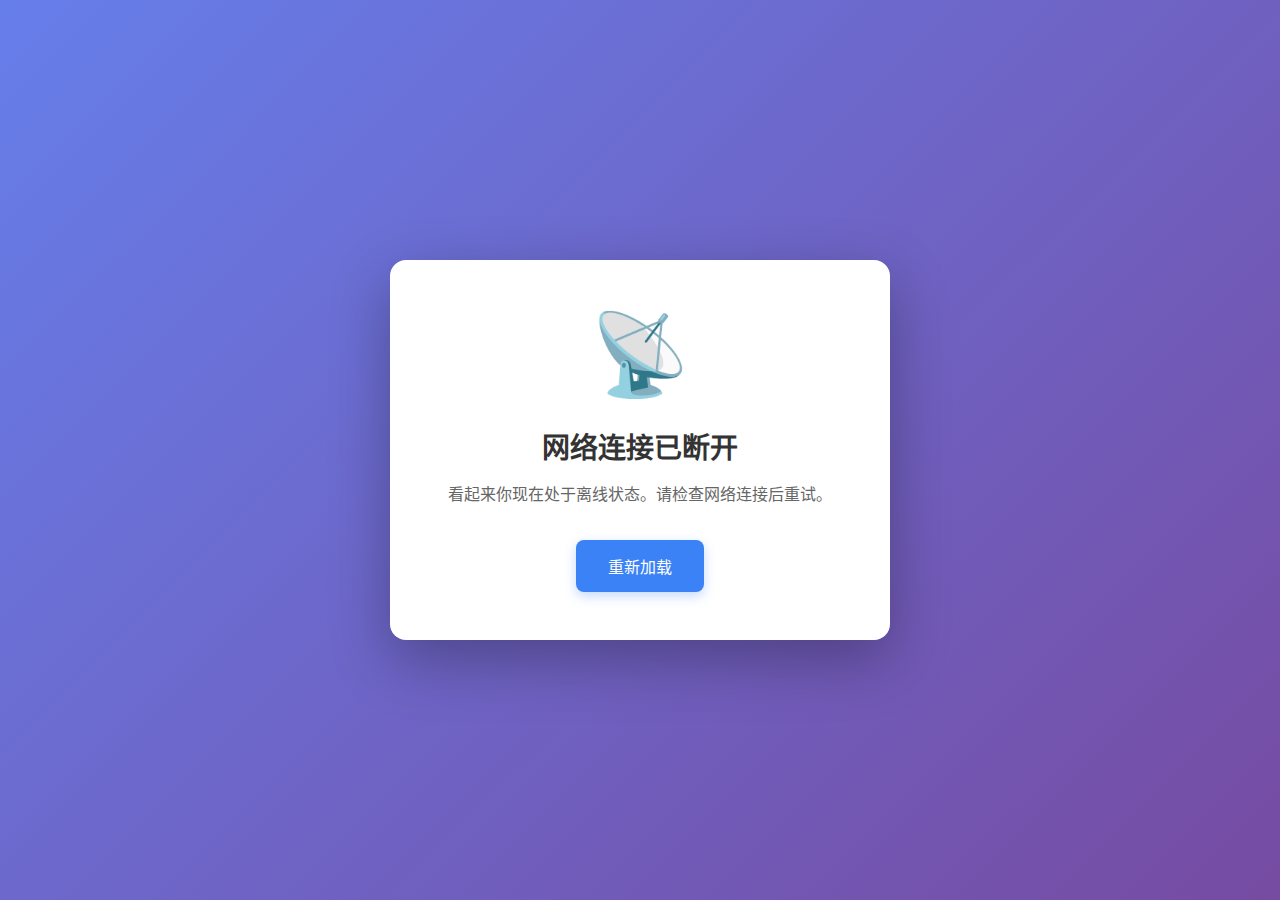
<file: NamBlog.Web/offline.html>
<!DOCTYPE html>
<html lang="zh-CN">
<head>
    <meta charset="UTF-8">
    <meta name="viewport" content="width=device-width, initial-scale=1.0">
    <title>离线模式</title>
    <style>
        * {
            margin: 0;
            padding: 0;
            box-sizing: border-box;
        }

        body {
            font-family: -apple-system, BlinkMacSystemFont, 'Segoe UI', Roboto, 'Helvetica Neue', Arial, sans-serif;
            background: linear-gradient(135deg, #667eea 0%, #764ba2 100%);
            color: #333;
            min-height: 100vh;
            display: flex;
            align-items: center;
            justify-content: center;
            padding: 20px;
        }

        .container {
            background: white;
            border-radius: 16px;
            box-shadow: 0 20px 60px rgba(0, 0, 0, 0.3);
            padding: 48px;
            max-width: 500px;
            width: 100%;
            text-align: center;
        }

        .icon {
            font-size: 80px;
            margin-bottom: 24px;
            animation: pulse 2s ease-in-out infinite;
        }

        @keyframes pulse {
            0%, 100% {
                transform: scale(1);
            }
            50% {
                transform: scale(1.1);
            }
        }

        h1 {
            font-size: 28px;
            color: #333;
            margin-bottom: 16px;
            font-weight: 600;
        }

        p {
            font-size: 16px;
            color: #666;
            line-height: 1.6;
            margin-bottom: 32px;
        }

        .button {
            display: inline-block;
            background: #3b82f6;
            color: white;
            padding: 14px 32px;
            border-radius: 8px;
            text-decoration: none;
            font-size: 16px;
            font-weight: 500;
            transition: all 0.3s ease;
            box-shadow: 0 4px 12px rgba(59, 130, 246, 0.3);
        }

        .button:hover {
            background: #2563eb;
            transform: translateY(-2px);
            box-shadow: 0 6px 16px rgba(59, 130, 246, 0.4);
        }

        .button:active {
            transform: translateY(0);
        }

        @media (max-width: 600px) {
            .container {
                padding: 32px 24px;
            }

            .icon {
                font-size: 64px;
            }

            h1 {
                font-size: 24px;
            }

            p {
                font-size: 14px;
            }
        }
    </style>
</head>
<body>
    <div class="container">
        <div class="icon">📡</div>
        <h1>网络连接已断开</h1>
        <p>看起来你现在处于离线状态。请检查网络连接后重试。</p>
        <a href="/" class="button" onclick="window.location.reload(); return false;">重新加载</a>
    </div>

    <script>
        // 自动检测网络恢复
        window.addEventListener('online', () => {
            window.location.reload();
        });
    </script>
</body>
</html>
</file>
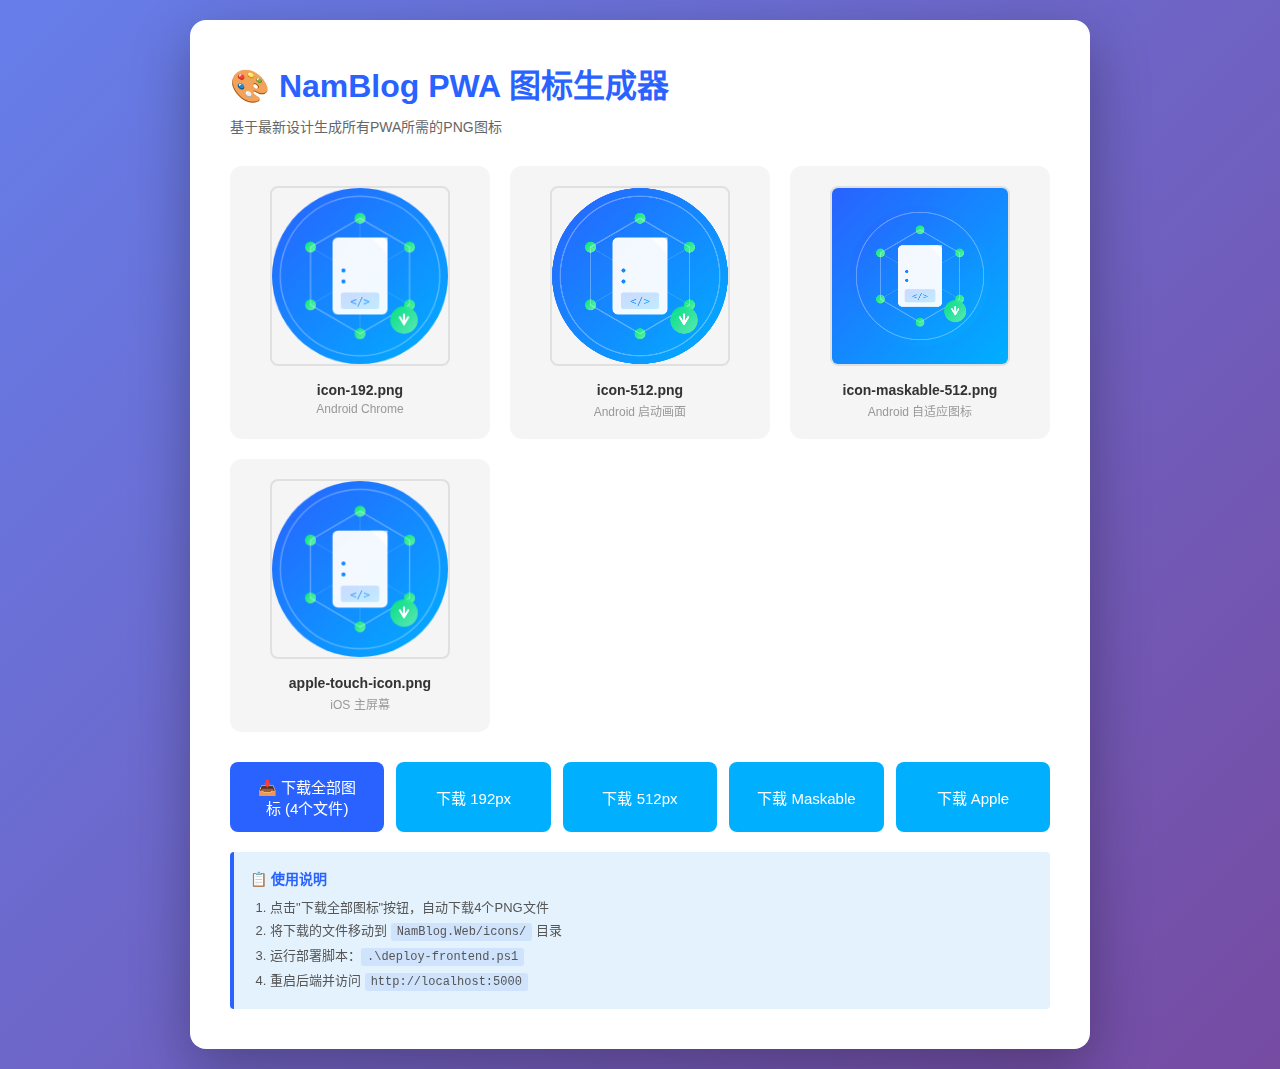
<file: Docs-Tools/自定义图标创建/generate-svg-to-png.html>
<!DOCTYPE html>
<html lang="zh-CN">
<head>
    <meta charset="UTF-8">
    <meta name="viewport" content="width=device-width, initial-scale=1.0">
    <title>NamBlog PWA 图标生成器</title>
    <style>
        * {
            margin: 0;
            padding: 0;
            box-sizing: border-box;
        }

        body {
            font-family: -apple-system, BlinkMacSystemFont, 'Segoe UI', Roboto, sans-serif;
            background: linear-gradient(135deg, #667eea 0%, #764ba2 100%);
            min-height: 100vh;
            padding: 20px;
            display: flex;
            align-items: center;
            justify-content: center;
        }

        .container {
            background: white;
            border-radius: 16px;
            box-shadow: 0 20px 60px rgba(0,0,0,0.3);
            padding: 40px;
            max-width: 900px;
            width: 100%;
        }

        h1 {
            color: #2962FF;
            margin-bottom: 10px;
            display: flex;
            align-items: center;
            gap: 10px;
        }

        .subtitle {
            color: #666;
            margin-bottom: 30px;
            font-size: 14px;
        }

        .preview-grid {
            display: grid;
            grid-template-columns: repeat(auto-fit, minmax(200px, 1fr));
            gap: 20px;
            margin: 30px 0;
        }

        .preview-item {
            text-align: center;
            background: #f5f5f5;
            padding: 20px;
            border-radius: 12px;
            transition: transform 0.2s;
        }

        .preview-item:hover {
            transform: translateY(-4px);
            box-shadow: 0 4px 12px rgba(0,0,0,0.1);
        }

        .preview-item canvas {
            border: 2px solid #e0e0e0;
            border-radius: 8px;
            width: 100%;
            max-width: 180px;
            height: auto;
        }

        .preview-item h3 {
            margin-top: 12px;
            font-size: 14px;
            color: #333;
        }

        .preview-item p {
            font-size: 12px;
            color: #999;
            margin-top: 4px;
        }

        .actions {
            display: flex;
            gap: 12px;
            flex-wrap: wrap;
            margin-top: 30px;
        }

        button {
            flex: 1;
            min-width: 150px;
            background: #2962FF;
            color: white;
            border: none;
            padding: 14px 24px;
            border-radius: 8px;
            cursor: pointer;
            font-size: 15px;
            font-weight: 500;
            transition: all 0.2s;
        }

        button:hover {
            background: #0039CB;
            transform: translateY(-2px);
            box-shadow: 0 4px 12px rgba(41, 98, 255, 0.3);
        }

        button:active {
            transform: translateY(0);
        }

        button.secondary {
            background: #00B0FF;
        }

        button.secondary:hover {
            background: #0091EA;
        }

        .success {
            background: #00E676;
            color: white;
            padding: 16px;
            border-radius: 8px;
            margin-top: 20px;
            display: none;
            animation: slideIn 0.3s ease;
        }

        @keyframes slideIn {
            from {
                opacity: 0;
                transform: translateY(-10px);
            }
            to {
                opacity: 1;
                transform: translateY(0);
            }
        }

        .instructions {
            background: #E3F2FD;
            border-left: 4px solid #2962FF;
            padding: 16px;
            border-radius: 4px;
            margin-top: 20px;
        }

        .instructions h3 {
            color: #2962FF;
            margin-bottom: 8px;
            font-size: 14px;
        }

        .instructions ol {
            margin-left: 20px;
            color: #555;
            font-size: 13px;
            line-height: 1.8;
        }

        .instructions code {
            background: rgba(41, 98, 255, 0.1);
            padding: 2px 6px;
            border-radius: 3px;
            font-family: 'Courier New', monospace;
            font-size: 12px;
        }
    </style>
</head>
<body>
    <div class="container">
        <h1>
            🎨 NamBlog PWA 图标生成器
        </h1>
        <p class="subtitle">基于最新设计生成所有PWA所需的PNG图标</p>

        <div class="preview-grid">
            <div class="preview-item">
                <canvas id="canvas192" width="192" height="192"></canvas>
                <h3>icon-192.png</h3>
                <p>Android Chrome</p>
            </div>

            <div class="preview-item">
                <canvas id="canvas512" width="512" height="512"></canvas>
                <h3>icon-512.png</h3>
                <p>Android 启动画面</p>
            </div>

            <div class="preview-item">
                <canvas id="canvasMaskable" width="512" height="512"></canvas>
                <h3>icon-maskable-512.png</h3>
                <p>Android 自适应图标</p>
            </div>

            <div class="preview-item">
                <canvas id="canvasApple" width="180" height="180"></canvas>
                <h3>apple-touch-icon.png</h3>
                <p>iOS 主屏幕</p>
            </div>
        </div>

        <div class="actions">
            <button onclick="downloadAll()">📥 下载全部图标 (4个文件)</button>
            <button class="secondary" onclick="downloadSingle('192')">下载 192px</button>
            <button class="secondary" onclick="downloadSingle('512')">下载 512px</button>
            <button class="secondary" onclick="downloadSingle('maskable')">下载 Maskable</button>
            <button class="secondary" onclick="downloadSingle('apple')">下载 Apple</button>
        </div>

        <div class="success" id="success">
            ✅ 图标已生成！请将下载的PNG文件放到：<code>NamBlog.Web/icons/</code>
        </div>

        <div class="instructions">
            <h3>📋 使用说明</h3>
            <ol>
                <li>点击"下载全部图标"按钮，自动下载4个PNG文件</li>
                <li>将下载的文件移动到 <code>NamBlog.Web/icons/</code> 目录</li>
                <li>运行部署脚本：<code>.\deploy-frontend.ps1</code></li>
                <li>重启后端并访问 <code>http://localhost:5000</code></li>
            </ol>
        </div>
    </div>

    <script>
        // SVG源代码（直接嵌入）
        const svgSource = `<svg width="128" height="128" viewBox="0 0 128 128" fill="none" xmlns="http://www.w3.org/2000/svg">
    <defs>
        <linearGradient id="primaryGrad" x1="0%" y1="0%" x2="100%" y2="100%">
            <stop offset="0%" style="stop-color:#2962FF;stop-opacity:1" />
            <stop offset="100%" style="stop-color:#00B0FF;stop-opacity:1" />
        </linearGradient>
        <linearGradient id="aiGrad" x1="0%" y1="0%" x2="100%" y2="100%">
            <stop offset="0%" style="stop-color:#00E676;stop-opacity:1" />
            <stop offset="100%" style="stop-color:#69F0AE;stop-opacity:1" />
        </linearGradient>
        <radialGradient id="glowGrad">
            <stop offset="0%" style="stop-color:#FFFFFF;stop-opacity:0.8" />
            <stop offset="100%" style="stop-color:#00B0FF;stop-opacity:0" />
        </radialGradient>
    </defs>
    <circle cx="64" cy="64" r="64" fill="url(#primaryGrad)"/>
    <g transform="translate(64, 64)">
        <rect x="-20" y="-28" width="40" height="56" rx="4" fill="white" opacity="0.95"/>
        <path d="M 20,-28 L 20,-16 L 8,-28 Z" fill="white" opacity="0.7"/>
        <line x1="-12" y1="-18" x2="-4" y2="-18" stroke="url(#primaryGrad)" stroke-width="2" stroke-linecap="round"/>
        <line x1="-14" y1="-14" x2="14" y2="-14" stroke="url(#primaryGrad)" stroke-width="1.5" stroke-linecap="round"/>
        <circle cx="-12" cy="-4" r="1.5" fill="url(#primaryGrad)"/>
        <line x1="-8" y1="-4" x2="14" y2="-4" stroke="url(#primaryGrad)" stroke-width="1.5" stroke-linecap="round"/>
        <circle cx="-12" cy="4" r="1.5" fill="url(#primaryGrad)"/>
        <line x1="-8" y1="4" x2="14" y2="4" stroke="url(#primaryGrad)" stroke-width="1.5" stroke-linecap="round"/>
        <rect x="-14" y="12" width="28" height="12" rx="2" fill="url(#primaryGrad)" opacity="0.2"/>
        <text x="0" y="21" font-family="monospace" font-size="8" fill="url(#primaryGrad)" text-anchor="middle" opacity="0.8">&lt;/&gt;</text>
        <circle cx="0" cy="-42" r="4" fill="url(#aiGrad)"/>
        <circle cx="36" cy="-21" r="4" fill="url(#aiGrad)"/>
        <circle cx="36" cy="21" r="4" fill="url(#aiGrad)"/>
        <circle cx="0" cy="42" r="4" fill="url(#aiGrad)"/>
        <circle cx="-36" cy="21" r="4" fill="url(#aiGrad)"/>
        <circle cx="-36" cy="-21" r="4" fill="url(#aiGrad)"/>
        <path d="M 0,-42 L 36,-21 L 36,21 L 0,42 L -36,21 L -36,-21 Z" fill="none" stroke="white" stroke-width="1" opacity="0.3"/>
        <line x1="0" y1="-42" x2="0" y2="42" stroke="white" stroke-width="0.5" opacity="0.2"/>
        <line x1="-36" y1="-21" x2="36" y2="21" stroke="white" stroke-width="0.5" opacity="0.2"/>
        <line x1="-36" y1="21" x2="36" y2="-21" stroke="white" stroke-width="0.5" opacity="0.2"/>
    </g>
    <circle cx="64" cy="64" r="58" fill="none" stroke="white" stroke-width="1" opacity="0.3"/>
    <g transform="translate(96, 96)">
        <circle cx="0" cy="0" r="10" fill="url(#aiGrad)" opacity="0.9"/>
        <path d="M -3,-2 L 0,3 L 3,-2" fill="none" stroke="white" stroke-width="1.5" stroke-linecap="round" stroke-linejoin="round"/>
        <line x1="0" y1="-4" x2="0" y2="3" stroke="white" stroke-width="1.5" stroke-linecap="round"/>
    </g>
</svg>`;

        // SVG转Canvas
        function renderSVG(canvas, size, isMaskable = false) {
            const ctx = canvas.getContext('2d');
            const img = new Image();

            return new Promise((resolve) => {
                img.onload = function() {
                    ctx.clearRect(0, 0, size, size);

                    if (isMaskable) {
                        // Maskable图标：需要额外的安全区背景
                        // 绘制全背景
                        const gradient = ctx.createLinearGradient(0, 0, size, size);
                        gradient.addColorStop(0, '#2962FF');
                        gradient.addColorStop(1, '#00B0FF');
                        ctx.fillStyle = gradient;
                        ctx.fillRect(0, 0, size, size);

                        // 在中心绘制缩小的图标（80%）
                        const iconSize = size * 0.8;
                        const offset = (size - iconSize) / 2;
                        ctx.drawImage(img, offset, offset, iconSize, iconSize);
                    } else {
                        // 普通图标：直接绘制
                        ctx.drawImage(img, 0, 0, size, size);
                    }

                    resolve();
                };

                img.src = 'data:image/svg+xml;base64,' + btoa(unescape(encodeURIComponent(svgSource)));
            });
        }

        // 下载单个图标
        async function downloadSingle(type) {
            let canvas, filename;

            switch(type) {
                case '192':
                    canvas = document.getElementById('canvas192');
                    filename = 'icon-192.png';
                    break;
                case '512':
                    canvas = document.getElementById('canvas512');
                    filename = 'icon-512.png';
                    break;
                case 'maskable':
                    canvas = document.getElementById('canvasMaskable');
                    filename = 'icon-maskable-512.png';
                    break;
                case 'apple':
                    canvas = document.getElementById('canvasApple');
                    filename = 'apple-touch-icon.png';
                    break;
            }

            const link = document.createElement('a');
            link.download = filename;
            link.href = canvas.toDataURL('image/png');
            link.click();

            showSuccess();
        }

        // 下载全部
        async function downloadAll() {
            await downloadSingle('192');
            setTimeout(() => downloadSingle('512'), 200);
            setTimeout(() => downloadSingle('maskable'), 400);
            setTimeout(() => downloadSingle('apple'), 600);
        }

        // 显示成功提示
        function showSuccess() {
            const el = document.getElementById('success');
            el.style.display = 'block';
            setTimeout(() => {
                el.style.display = 'none';
            }, 5000);
        }

        // 页面加载时生成预览
        window.onload = async function() {
            await renderSVG(document.getElementById('canvas192'), 192);
            await renderSVG(document.getElementById('canvas512'), 512);
            await renderSVG(document.getElementById('canvasMaskable'), 512, true);
            await renderSVG(document.getElementById('canvasApple'), 180);
        };
    </script>
</body>
</html>
</file>
